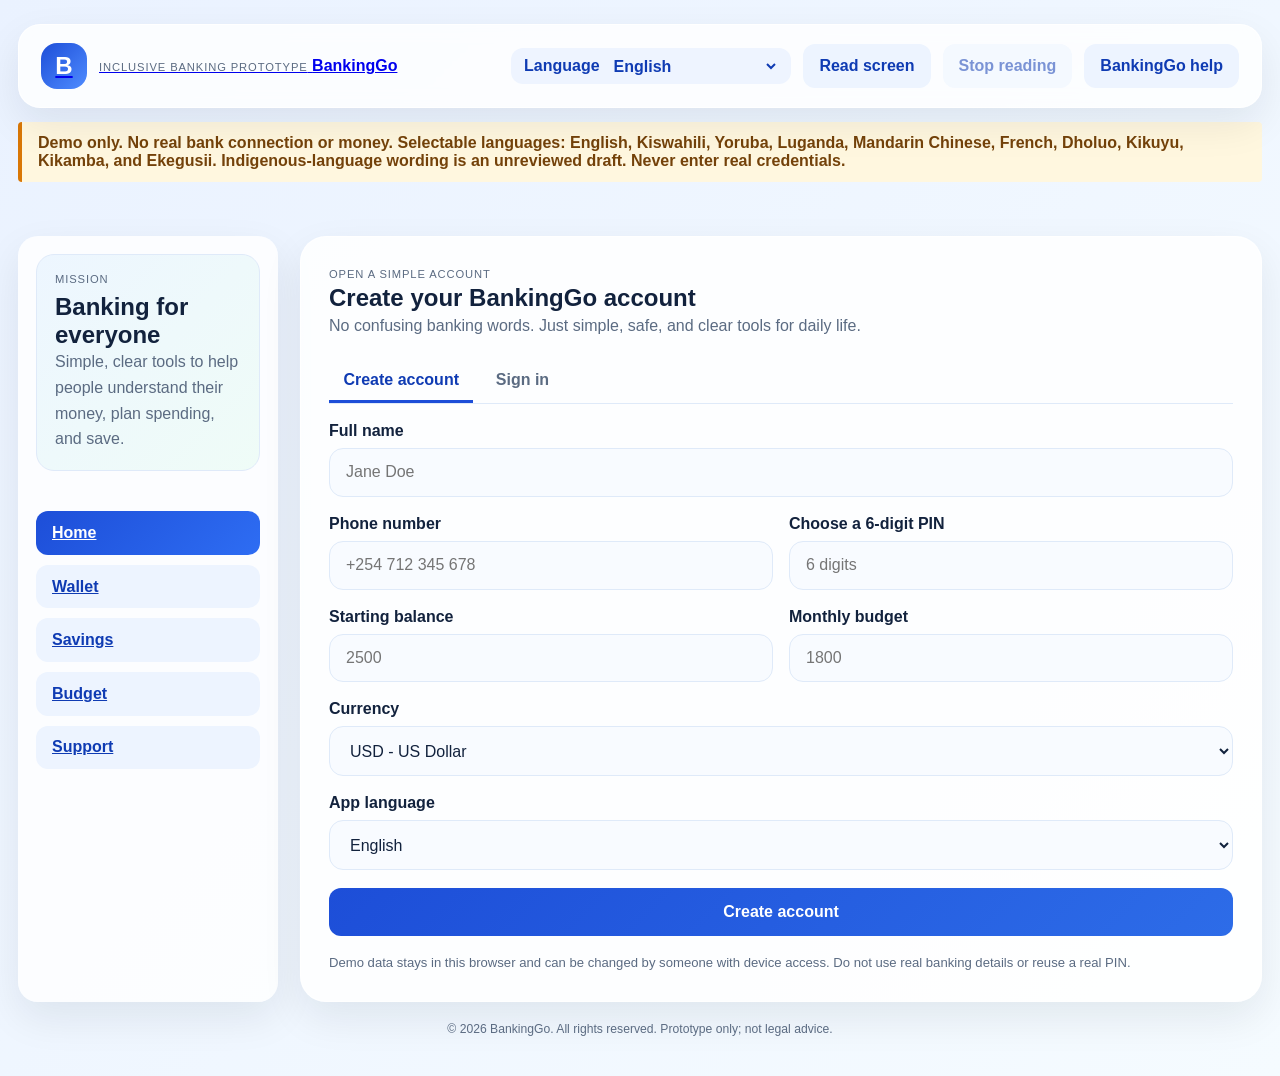
<file: budget-tracker/index.html>
<!DOCTYPE html>
<html lang="en">
<head>
  <meta charset="UTF-8" />
  <meta name="viewport" content="width=device-width, initial-scale=1.0" />
  <meta http-equiv="Content-Security-Policy" content="default-src 'self'; script-src 'self'; style-src 'self'; img-src 'self' data:; connect-src 'none'; object-src 'none'; base-uri 'self'; form-action 'self'" />
  <meta name="theme-color" content="#143d70" />
  <title>BankingGo | Simple Banking for Everyone</title>
  <link rel="stylesheet" href="style.css" />
</head>
<body>
  <div class="app-shell">
    <header class="topbar">
      <a class="brand-area" href="./" aria-label="BankingGo home">
        <span class="brand-mark" aria-hidden="true">B</span>
        <span>
          <span class="eyebrow">Inclusive banking prototype</span>
          <strong class="brand-name">BankingGo</strong>
        </span>
      </a>
      <div class="topbar-tools">
        <label class="language-picker" for="language-select">
          <span>Language</span>
          <select id="language-select">
            <option value="en">English</option>
            <option value="sw">Kiswahili</option>
            <option value="yo">Yoruba</option>
            <option value="lg">Luganda</option>
            <option value="zh-CN">Chinese (Mandarin)</option>
            <option value="fr-FR">French</option>
            <option value="luo-KE">Dholuo</option>
            <option value="ki-KE">Kikuyu (Gikuyu)</option>
            <option value="kam-KE">Kikamba (Kamba)</option>
            <option value="guz-KE">Ekegusii (Kisii)</option>
          </select>
        </label>
        <button class="top-btn" type="button" id="read-screen-btn" data-key="readScreen">Read screen</button>
        <button class="top-btn" type="button" id="stop-reading-btn" data-key="stopReading" disabled>Stop reading</button>
        <button class="top-btn help-button" type="button" id="help-btn" data-key="globalHelp">BankingGo help</button>
      </div>
    </header>

    <div class="demo-notice" role="note">Demo only. No real bank connection or money. Selectable languages: English, Kiswahili, Yoruba, Luganda, Mandarin Chinese, French, Dholuo, Kikuyu, Kikamba, and Ekegusii. Indigenous-language wording is an unreviewed draft. Never enter real credentials.</div>
    <p id="language-review-note" class="language-review-note hidden" role="status" aria-live="polite"></p>
    <p id="speech-status" class="speech-status" role="status" aria-live="polite"></p>

    <main class="main-layout">
      <aside class="sidebar">
        <div class="sidebar-box">
          <p class="tiny-label">Mission</p>
          <h2>Banking for everyone</h2>
          <p class="muted">Simple, clear tools to help people understand their money, plan spending, and save.</p>
        </div>
        <p id="nav-status" class="nav-status" role="status" aria-live="polite"></p>
        <nav class="nav-menu" aria-label="Main navigation">
          <a class="nav-item active" href="#home" aria-current="page">Home</a>
          <a class="nav-item" href="#wallet">Wallet</a>
          <a class="nav-item" href="#savings-title">Savings</a>
          <a class="nav-item" href="#budget-title">Budget</a>
          <a class="nav-item" href="#help-title">Support</a>
        </nav>
      </aside>

      <section id="auth-screen" class="screen active" aria-labelledby="signup-heading">
        <div class="auth-card">
          <div class="auth-header">
            <p class="eyebrow" data-key="tagline">Open a simple account</p>
            <h1 id="signup-heading" data-key="signupTitle">Create your BankingGo account</h1>
            <p data-key="signupText">No confusing banking words. Just simple, clear tools for daily life.</p>
          </div>

          <div class="auth-modes" role="tablist" aria-label="Account access">
            <button class="auth-mode active" id="create-mode" type="button" role="tab" aria-selected="true">Create account</button>
            <button class="auth-mode" id="login-mode" type="button" role="tab" aria-selected="false">Sign in</button>
          </div>

          <form id="signup-form" class="auth-form">
            <div class="field-row">
              <label for="fullname" data-key="fullNameLabel">Full name</label>
              <input id="fullname" name="name" type="text" autocomplete="name" placeholder="Jane Doe" required />
            </div>

            <div class="split-row">
              <div class="field-row">
                <label for="phone" data-key="phoneLabel">Phone number</label>
                <input id="phone" name="phone" type="tel" autocomplete="tel" placeholder="+254 712 345 678" required />
              </div>
              <div class="field-row">
                <label for="pin" data-key="pinLabel">Choose a 6-digit PIN</label>
                <input id="pin" name="pin" type="password" inputmode="numeric" pattern="[0-9]{6}" placeholder="6 digits" minlength="6" maxlength="6" autocomplete="new-password" required />
              </div>
            </div>

            <div class="split-row">
              <div class="field-row">
                <label for="bank-balance" data-key="balanceLabel">Starting balance</label>
                <input id="bank-balance" name="balance" type="number" min="0" step="0.01" placeholder="2500" required />
              </div>
              <div class="field-row">
                <label for="monthly-limit" data-key="budgetLabel">Monthly budget</label>
                <input id="monthly-limit" name="budget" type="number" min="0.01" step="0.01" placeholder="1800" required />
              </div>
            </div>

            <div class="field-row">
              <label for="currency" data-key="currencyLabel">Currency</label>
              <select id="currency" name="currency">
                <option value="USD">USD - US Dollar</option>
                <option value="KES">KES - Kenyan Shilling</option>
                <option value="JPY">JPY - Japanese Yen</option>
                <option value="GBP">GBP - British Pound</option>
                <option value="EUR">EUR - Euro</option>
                <option value="NGN">NGN - Nigerian Naira</option>
                <option value="INR">INR - Indian Rupee</option>
                <option value="AED">AED - UAE Dirham</option>
                <option value="CAD">CAD - Canadian Dollar</option>
                <option value="ZAR">ZAR - South African Rand</option>
              </select>
            </div>

            <div class="field-row">
              <label for="language-onboard" data-key="appLanguageLabel">App language</label>
              <select id="language-onboard" name="language">
                <option value="en">English</option>
                <option value="sw">Kiswahili</option>
                <option value="yo">Yoruba</option>
                <option value="lg">Luganda</option>
                <option value="zh-CN">Chinese (Mandarin)</option>
                <option value="fr-FR">French</option>
                <option value="luo-KE">Dholuo</option>
                <option value="ki-KE">Kikuyu (Gikuyu)</option>
                <option value="kam-KE">Kikamba (Kamba)</option>
                <option value="guz-KE">Ekegusii (Kisii)</option>
              </select>
            </div>
            <button class="primary-btn" type="submit" data-key="createAccountBtn">Create account</button>
          </form>

          <form id="login-form" class="auth-form hidden" autocomplete="on">
            <div class="field-row">
              <label for="login-phone">Phone number</label>
              <input id="login-phone" name="username" type="tel" autocomplete="username" required />
            </div>
            <div class="field-row">
              <label for="login-pin">6-digit PIN</label>
              <input id="login-pin" name="password" type="password" inputmode="numeric" pattern="[0-9]{6}" minlength="6" maxlength="6" autocomplete="current-password" required />
            </div>
            <button class="primary-btn" type="submit">Sign in</button>
            <p id="login-status" class="form-status" aria-live="polite"></p>
          </form>
          <p class="security-note">Demo data stays in this browser and can be changed by someone with device access. Do not use real banking details or reuse a real PIN.</p>
        </div>
      </section>

      <section id="dashboard-screen" class="screen" aria-label="BankingGo dashboard">
        <div class="dashboard-panel" id="home">
          <div class="welcome-row">
            <div>
              <p class="eyebrow" data-key="greeting">Good morning</p>
              <h1><span id="user-name"></span></h1>
            </div>
            <div class="header-actions">
              <button class="ghost-btn" type="button" id="save-goal-btn" data-key="saveGoalBtn">Save goal</button>
              <button class="ghost-btn danger" type="button" id="logout-btn" data-key="logoutBtn">Lock app</button>
            </div>
          </div>

          <div class="stats-grid" id="wallet">
            <article class="stat-card primary">
              <div class="card-head"><span data-key="balanceCard">Available to spend</span><span class="chip success" id="currency-badge">USD</span></div>
              <h2 id="display-balance">$0.00</h2>
              <p data-key="balanceNote">Demo wallet funds</p>
            </article>
            <article class="stat-card">
              <div class="card-head"><span data-key="budgetCard">Monthly budget</span><span class="chip neutral">Target</span></div>
              <h2 id="monthly-budget">$0.00</h2>
              <p data-key="budgetNote">Planned spending limit</p>
            </article>
            <article class="stat-card">
              <div class="card-head"><span data-key="spentCard">Spent</span><span id="budget-state" class="chip neutral" data-key="onTrackBadge">On track</span></div>
              <h2 id="spent-total">$0.00</h2>
              <p id="budget-message" data-key="trackMessage">You are on track this month.</p>
            </article>
          </div>

          <div class="content-grid">
            <section class="card budget-card" aria-labelledby="budget-title">
              <div class="section-title-row">
                <h2 id="budget-title" data-key="trackingTitle">Track spending</h2>
                <span class="mini-label" data-key="bankLinked">Demo wallet</span>
              </div>
              <form id="budget-form" class="budget-form">
                <div class="field-row">
                  <label for="category" data-key="categoryLabel">Category</label>
                  <select id="category" name="category">
                    <option value="Food">Food</option>
                    <option value="Transport">Transport</option>
                    <option value="Bills">Bills</option>
                    <option value="Health">Health</option>
                    <option value="School">School</option>
                    <option value="Family">Family</option>
                  </select>
                </div>
                <div class="field-row">
                  <label for="expense-amount" data-key="amountLabel">Amount</label>
                  <input id="expense-amount" name="amount" type="number" min="0.01" step="0.01" placeholder="Enter amount" required />
                </div>
                <div class="quick-picks" aria-label="Quick expense amounts">
                  <button type="button" class="pick-btn" data-value="50">50</button>
                  <button type="button" class="pick-btn" data-value="100">100</button>
                  <button type="button" class="pick-btn" data-value="250">250</button>
                  <button type="button" class="pick-btn" data-value="500">500</button>
                </div>
                <button class="primary-btn" type="submit" data-key="addExpenseBtn">Add expense</button>
              </form>
              <div id="budget-warning" class="warning-box hidden" role="status" aria-live="polite"></div>
            </section>

            <section class="card ai-card" aria-labelledby="help-title">
              <div class="section-title-row">
                <h2 id="help-title" data-key="assistantTitle">BankingGo help</h2>
                <span class="mini-label" data-key="assistantKind">Guided demo assistant</span>
              </div>
              <div class="ai-chat" id="ai-chat" aria-live="polite">
                <div class="message bot" data-key="assistantIntro">Hello! I can help you save, spend wisely, and understand your account simply.</div>
              </div>
              <div class="ai-suggestions">
                <button type="button" class="suggestion-btn" data-intent="save" data-key="suggestSave">How do I save?</button>
                <button type="button" class="suggestion-btn" data-intent="budget" data-key="suggestBudget">Am I overspending?</button>
                <button type="button" class="suggestion-btn" data-intent="help" data-key="suggestHelp">Help me budget</button>
              </div>
              <label class="speak-toggle"><input id="speak-replies" type="checkbox" checked /> <span data-key="speakReplies">Read BankingGo replies aloud</span></label>
              <p class="voice-privacy-note" data-key="voicePrivacy">Speech recognition may be processed by your browser provider. Do not speak PINs, passwords, or account numbers.</p>
              <div class="ai-input-row">
                <label class="visually-hidden" for="ai-input">Ask BankingGo</label>
                <input id="ai-input" type="text" placeholder="Ask BankingGo..." />
                <button class="top-btn" id="voice-input-btn" type="button" aria-label="Ask BankingGo by voice" aria-pressed="false" data-key="voiceButton">Speak</button>
                <button class="primary-btn compact" id="ai-send" type="button" data-key="sendButton">Send</button>
              </div>
            </section>
          </div>

          <div class="tools-grid">
            <section class="card savings-card" aria-labelledby="savings-title">
              <div class="section-title-row"><h2 id="savings-title">Savings goal</h2><span class="mini-label">Your progress</span></div>
              <p class="savings-amount"><span id="savings-balance">$0.00</span> saved</p>
              <progress id="savings-progress" max="100" value="0" aria-label="Savings goal progress"></progress>
              <p id="savings-summary" class="muted">Set a goal to start tracking your progress.</p>
              <form id="goal-form" class="inline-form">
                <label class="visually-hidden" for="goal-amount">Savings goal amount</label>
                <input id="goal-amount" type="number" min="1" step="1" placeholder="Set a savings goal" required />
                <button class="primary-btn compact" type="submit">Set goal</button>
              </form>
            </section>
            <section class="card transfer-card" aria-labelledby="transfer-title">
              <div class="section-title-row"><h2 id="transfer-title">Move money to savings</h2><span class="mini-label">Demo transfer</span></div>
              <p class="muted">Move money between your demo wallet and savings. This does not send money to a bank.</p>
              <form id="transfer-form" class="inline-form">
                <label class="visually-hidden" for="transfer-amount">Transfer amount</label>
                <input id="transfer-amount" type="number" min="0.01" step="0.01" placeholder="Amount to save" required />
                <button class="primary-btn compact" type="submit">Move to savings</button>
              </form>
              <p id="transfer-status" class="form-status" aria-live="polite"></p>
            </section>
          </div>

          <section class="card chart-card" aria-labelledby="spending-chart-title">
            <div class="section-title-row"><h2 id="spending-chart-title">Spending by category</h2><span class="mini-label">This month</span></div>
            <div id="spending-chart" class="spending-chart" role="img" aria-label="Spending by category"></div>
          </section>

          <section class="card transactions-card" aria-labelledby="activity-title">
            <div class="section-title-row"><h2 id="activity-title" data-key="recentActivity">Recent activity</h2><span class="mini-label" data-key="activityLabel">This month</span></div>
            <ul id="transactions-list" class="transaction-list"></ul>
          </section>
        </div>
      </section>
    </main>
    <footer class="app-footer">© 2026 BankingGo. All rights reserved. Prototype only; not legal advice.</footer>
  </div>
  <script src="index.js"></script>
</body>
</html>
</file>
<file: budget-tracker/style.css>
* {
  box-sizing: border-box;
  margin: 0;
  padding: 0;
}

:root {
  --bg: #eef6ff;
  --panel: #ffffff;
  --panel-soft: #f5f9ff;
  --primary: #1d4ed8;
  --primary-deep: #0f3bb3;
  --mint: #dffaf0;
  --success: #128a63;
  --danger: #cc3f4f;
  --danger-soft: #ffe7ea;
  --warning: #d97706;
  --text: #12223d;
  --muted: #5b6b82;
  --line: #dfeaf9;
  --shadow: 0 16px 40px rgba(15, 23, 42, 0.08);
}

html {
  scroll-behavior: smooth;
}

body {
  font-family: "Segoe UI", Tahoma, sans-serif;
  background: linear-gradient(135deg, #eaf2ff 0%, #f5fbff 100%);
  color: var(--text);
}

button,
input,
select {
  font: inherit;
}

.app-shell {
  max-width: 1400px;
  margin: 0 auto;
  padding: 24px 18px 40px;
}

.topbar {
  display: flex;
  align-items: center;
  justify-content: space-between;
  gap: 16px;
  background: rgba(255, 255, 255, 0.8);
  border: 1px solid rgba(255, 255, 255, 0.8);
  border-radius: 22px;
  box-shadow: var(--shadow);
  padding: 18px 22px;
  backdrop-filter: blur(8px);
}

.brand-area {
  display: flex;
  align-items: center;
  gap: 12px;
}

.brand-mark {
  width: 46px;
  height: 46px;
  display: grid;
  place-items: center;
  border-radius: 16px;
  background: linear-gradient(135deg, var(--primary), #4f8cff);
  color: white;
  font-weight: 800;
  font-size: 1.5rem;
}

.topbar h1 {
  font-size: 1.6rem;
}

.eyebrow {
  letter-spacing: 0.08em;
  text-transform: uppercase;
  font-size: 0.7rem;
  color: var(--muted);
}

.topbar-tools {
  display: flex;
  align-items: center;
  justify-content: flex-end;
  flex-wrap: wrap;
  gap: 12px;
}

.top-btn:disabled {
  cursor: not-allowed;
  opacity: 0.55;
}

.speech-status {
  min-height: 1.4rem;
  margin: 8px 4px 0;
  color: var(--muted);
  font-size: 0.82rem;
}

.language-review-note {
  margin: 4px 4px 10px;
  color: #83520a;
  font-size: 0.82rem;
  font-weight: 700;
}

.language-picker {
  display: flex;
  align-items: center;
  gap: 10px;
  background: #eef4ff;
  padding: 0.55rem 0.8rem;
  border-radius: 12px;
  color: var(--primary-deep);
  font-weight: 600;
}

.language-picker select {
  border: none;
  background: transparent;
  color: var(--primary-deep);
  font-weight: 700;
  outline: none;
}

.top-btn,
.ghost-btn,
.nav-item,
.primary-btn,
.pick-btn,
.suggestion-btn {
  border: none;
  border-radius: 12px;
  cursor: pointer;
  transition: transform 0.2s ease, filter 0.2s ease;
}

.top-btn,
.ghost-btn,
.nav-item {
  background: #edf4ff;
  color: var(--primary-deep);
  padding: 0.8rem 1rem;
  font-weight: 700;
}

.ghost-btn.danger {
  background: #fff0f2;
  color: var(--danger);
}

.nav-item.active {
  background: linear-gradient(135deg, var(--primary), #2e6df3);
  color: white;
}

.sidebar {
  background: rgba(255, 255, 255, 0.84);
  border-radius: 20px;
  padding: 18px;
  box-shadow: var(--shadow);
  min-height: 480px;
}

.sidebar-box {
  background: linear-gradient(135deg, #edf6ff, #effcf7);
  border: 1px solid var(--line);
  border-radius: 18px;
  padding: 18px;
  margin-bottom: 18px;
}

.tiny-label {
  color: var(--muted);
  font-size: 0.7rem;
  letter-spacing: 0.08em;
  text-transform: uppercase;
  margin-bottom: 8px;
}

.sidebar-box h3 {
  margin-bottom: 6px;
}

.muted {
  color: var(--muted);
  line-height: 1.6;
}

.nav-menu {
  display: flex;
  flex-direction: column;
  gap: 10px;
}

.nav-status {
  min-height: 1.4rem;
  margin-top: 12px;
  color: var(--muted);
  font-size: 0.8rem;
  line-height: 1.4;
}

.main-layout {
  display: grid;
  grid-template-columns: 260px 1fr;
  gap: 22px;
  margin-top: 24px;
}

.screen {
  display: none;
}

.screen.active {
  display: block;
}

.auth-card,
.dashboard-panel {
  background: rgba(255, 255, 255, 0.85);
  border: 1px solid rgba(255, 255, 255, 0.85);
  border-radius: 26px;
  box-shadow: var(--shadow);
  padding: 28px;
}

.auth-header {
  margin-bottom: 20px;
}

.auth-header h2 {
  margin: 8px 0 12px;
  font-size: clamp(2rem, 2vw, 3rem);
}

.auth-header p {
  color: var(--muted);
  line-height: 1.7;
  max-width: 600px;
}

.demo-notice {
  margin-top: 14px;
  padding: 0.75rem 1rem;
  border-left: 4px solid #d97706;
  border-radius: 4px;
  background: #fff7df;
  color: #74420a;
  font-weight: 700;
}

.auth-modes {
  display: flex;
  gap: 8px;
  margin-bottom: 18px;
  border-bottom: 1px solid var(--line);
}

.auth-mode {
  border: 0;
  border-bottom: 3px solid transparent;
  background: transparent;
  color: var(--muted);
  padding: 0.7rem 0.9rem;
  font-weight: 700;
  cursor: pointer;
}

.auth-mode.active {
  border-color: var(--primary);
  color: var(--primary-deep);
}

.security-note,
.form-status {
  color: var(--muted);
  font-size: 0.82rem;
  line-height: 1.6;
  margin-top: 16px;
}

.form-status.error {
  color: var(--danger);
}

.tools-grid {
  display: grid;
  grid-template-columns: repeat(2, minmax(0, 1fr));
  gap: 20px;
  margin-top: 20px;
}

.savings-amount {
  font-weight: 800;
  margin: 8px 0;
}

.savings-card progress {
  display: block;
  width: 100%;
  height: 14px;
  accent-color: var(--success);
  margin: 12px 0;
}

.inline-form {
  display: flex;
  align-items: center;
  gap: 10px;
  margin-top: 14px;
}

.inline-form input {
  width: 100%;
  min-width: 0;
  padding: 0.85rem 0.9rem;
  border: 1px solid var(--line);
  border-radius: 12px;
  background: #f8fbff;
}

.visually-hidden {
  position: absolute;
  width: 1px;
  height: 1px;
  padding: 0;
  margin: -1px;
  overflow: hidden;
  clip: rect(0, 0, 0, 0);
  white-space: nowrap;
  border: 0;
}

.chart-card {
  margin-top: 20px;
}

.spending-chart {
  display: grid;
  gap: 12px;
}

.chart-row {
  display: grid;
  grid-template-columns: minmax(90px, 0.4fr) 1fr minmax(90px, auto);
  align-items: center;
  gap: 12px;
}

.chart-label,
.chart-value {
  font-size: 0.86rem;
  font-weight: 700;
}

.chart-track {
  height: 12px;
  overflow: hidden;
  border-radius: 999px;
  background: #edf3fc;
}

.chart-bar {
  height: 100%;
  border-radius: inherit;
  background: linear-gradient(90deg, #1d4ed8, #36a780);
}

.chart-bar.width-10 { width: 10%; }
.chart-bar.width-20 { width: 20%; }
.chart-bar.width-30 { width: 30%; }
.chart-bar.width-40 { width: 40%; }
.chart-bar.width-50 { width: 50%; }
.chart-bar.width-60 { width: 60%; }
.chart-bar.width-70 { width: 70%; }
.chart-bar.width-80 { width: 80%; }
.chart-bar.width-90 { width: 90%; }
.chart-bar.width-100 { width: 100%; }

.auth-form,
.budget-form {
  display: flex;
  flex-direction: column;
  gap: 18px;
}

.field-row {
  display: flex;
  flex-direction: column;
  gap: 8px;
}

.field-row label {
  font-weight: 700;
}

.field-row input,
.field-row select,
.ai-input-row input {
  width: 100%;
  padding: 0.9rem 1rem;
  border: 1px solid var(--line);
  background: #f8fbff;
  border-radius: 14px;
  color: var(--text);
}

.field-row input:focus,
.field-row select:focus,
.ai-input-row input:focus {
  outline: 2px solid rgba(29, 78, 216, 0.12);
  border-color: var(--primary);
}

.split-row {
  display: grid;
  grid-template-columns: repeat(2, minmax(0, 1fr));
  gap: 16px;
}

.primary-btn {
  background: linear-gradient(135deg, var(--primary), #2d6ce8);
  color: white;
  width: 100%;
  padding: 0.95rem 1.2rem;
  font-weight: 800;
}

.primary-btn.compact {
  width: auto;
  min-width: 100px;
}

.welcome-row {
  display: flex;
  align-items: center;
  justify-content: space-between;
  gap: 16px;
  margin-bottom: 22px;
}

.welcome-row h2 {
  font-size: clamp(1.8rem, 2vw, 2.6rem);
  margin-top: 8px;
}

.header-actions {
  display: flex;
  gap: 10px;
  flex-wrap: wrap;
}

.stats-grid {
  display: grid;
  grid-template-columns: repeat(3, minmax(0, 1fr));
  gap: 18px;
}

.stat-card {
  background: linear-gradient(180deg, #ffffff, #f7faff);
  border: 1px solid var(--line);
  border-radius: 20px;
  padding: 20px 18px;
}

.stat-card.primary {
  background: linear-gradient(135deg, #edf5ff, #deebff);
  border-color: #c8dcff;
}

.card-head,
.section-title-row {
  display: flex;
  align-items: center;
  justify-content: space-between;
  gap: 12px;
  margin-bottom: 12px;
}

.card-head {
  color: var(--muted);
  font-size: 0.8rem;
}

.chip {
  display: inline-flex;
  align-items: center;
  justify-content: center;
  border-radius: 999px;
  padding: 0.38rem 0.7rem;
  font-size: 0.7rem;
  font-weight: 800;
}

.chip.success {
  background: #e9fff5;
  color: var(--success);
}

.chip.neutral {
  background: #edf4ff;
  color: var(--primary-deep);
}

.stat-card h3 {
  font-size: clamp(1.7rem, 2vw, 2.2rem);
  margin-bottom: 6px;
}

.stat-card p {
  color: var(--muted);
  font-size: 0.8rem;
}

.content-grid {
  display: grid;
  grid-template-columns: 1.15fr 0.85fr;
  gap: 20px;
  margin-top: 24px;
}

.card {
  background: var(--panel);
  border: 1px solid var(--line);
  border-radius: 20px;
  padding: 22px;
}

.mini-label {
  color: var(--muted);
  font-size: 0.72rem;
  letter-spacing: 0.08em;
  text-transform: uppercase;
}

.quick-picks {
  display: flex;
  flex-wrap: wrap;
  gap: 10px;
}

.pick-btn {
  background: #edf5ff;
  color: var(--primary-deep);
  padding: 0.7rem 0.9rem;
  font-weight: 700;
}

.warning-box {
  background: var(--danger-soft);
  color: var(--danger);
  border: 1px solid #f4bcc5;
  border-radius: 12px;
  padding: 0.9rem 1rem;
  margin-top: 18px;
  font-weight: 700;
}

.hidden {
  display: none;
}

.ai-card {
  display: flex;
  flex-direction: column;
  gap: 16px;
}

.ai-chat {
  display: flex;
  flex-direction: column;
  gap: 10px;
  max-height: 250px;
  overflow: auto;
  padding-right: 4px;
}

.message {
  max-width: 90%;
  border-radius: 14px;
  padding: 0.8rem 0.9rem;
  line-height: 1.6;
}

.message.bot {
  background: #edf4ff;
  color: var(--text);
}

.message.user {
  background: linear-gradient(135deg, var(--primary), #2d6ce8);
  color: white;
  margin-left: auto;
}

.ai-suggestions {
  display: flex;
  flex-wrap: wrap;
  gap: 8px;
}

.suggestion-btn {
  background: #f3f7ff;
  color: var(--primary-deep);
  padding: 0.6rem 0.8rem;
  font-size: 0.82rem;
  font-weight: 700;
}

.speak-toggle {
  display: inline-flex;
  align-items: center;
  align-self: flex-start;
  gap: 8px;
  color: var(--muted);
  font-size: 0.85rem;
}

.speak-toggle input {
  width: 18px;
  height: 18px;
  accent-color: var(--primary);
}

.voice-privacy-note {
  color: var(--muted);
  font-size: 0.76rem;
  line-height: 1.45;
}

#voice-input-btn.listening {
  background: var(--danger-soft);
  color: var(--danger);
}

.ai-input-row {
  display: flex;
  align-items: center;
  gap: 10px;
}

.bottom-panel {
  margin-top: 24px;
}

.transaction-list {
  list-style: none;
  display: flex;
  flex-direction: column;
  gap: 12px;
}

.transaction-item {
  display: flex;
  align-items: center;
  justify-content: space-between;
  gap: 14px;
  border-bottom: 1px solid var(--line);
  padding-bottom: 12px;
}

.transaction-item:last-child {
  border-bottom: none;
  padding-bottom: 0;
}

.transaction-meta {
  display: flex;
  align-items: center;
  gap: 12px;
}

.transaction-icon {
  width: 36px;
  height: 36px;
  border-radius: 12px;
  display: grid;
  place-items: center;
  font-weight: 800;
}

.transaction-icon.income {
  background: #e9fff5;
  color: var(--success);
}

.transaction-icon.expense {
  background: #fff0f2;
  color: var(--danger);
}

.transaction-meta strong {
  display: block;
  margin-bottom: 4px;
}

.transaction-meta small {
  color: var(--muted);
}

.transaction-amount {
  font-weight: 800;
}

.transaction-amount.income {
  color: var(--success);
}

.transaction-amount.expense {
  color: var(--danger);
}

.app-footer {
  padding: 20px 8px 0;
  color: var(--muted);
  font-size: 0.76rem;
  text-align: center;
}

button:focus-visible,
input:focus-visible,
select:focus-visible {
  outline: 3px solid rgba(29, 78, 216, 0.3);
  outline-offset: 2px;
}

@media (max-width: 960px) {
  .main-layout {
    grid-template-columns: 1fr;
  }

  .sidebar {
    min-height: auto;
  }

  .nav-menu {
    flex-direction: row;
    flex-wrap: wrap;
  }

  .stats-grid,
  .content-grid,
  .tools-grid,
  .split-row {
    grid-template-columns: 1fr;
  }
}

@media (max-width: 620px) {
  .topbar,
  .welcome-row,
  .ai-input-row {
    flex-direction: column;
    align-items: flex-start;
  }

  .topbar-tools {
    justify-content: flex-start;
  }

  .language-picker {
    width: 100%;
    justify-content: space-between;
  }

  .app-shell {
    padding: 12px 12px 28px;
  }

  .auth-card,
  .dashboard-panel,
  .card {
    padding: 16px;
  }

  .inline-form {
    align-items: stretch;
    flex-direction: column;
  }

  .chart-row {
    grid-template-columns: 70px 1fr;
  }

  .chart-value {
    grid-column: 2;
  }
}
</file>
